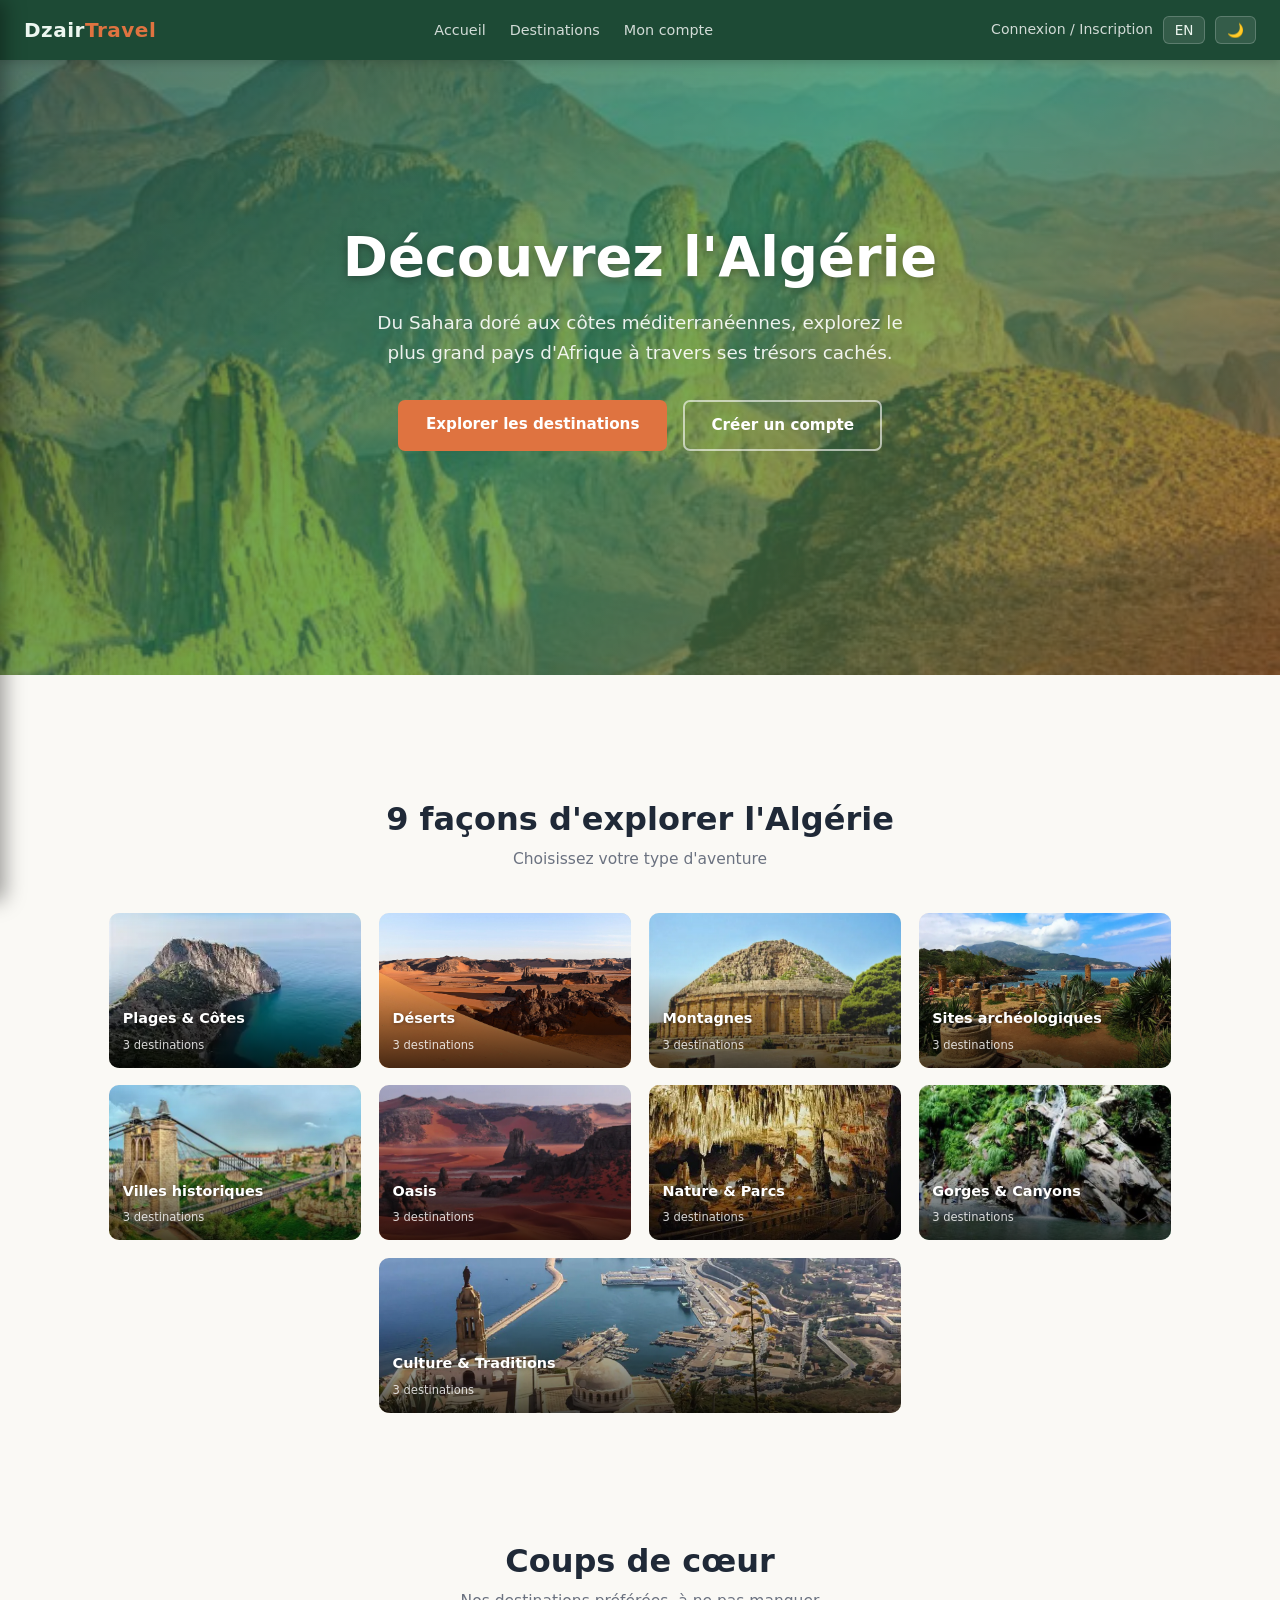
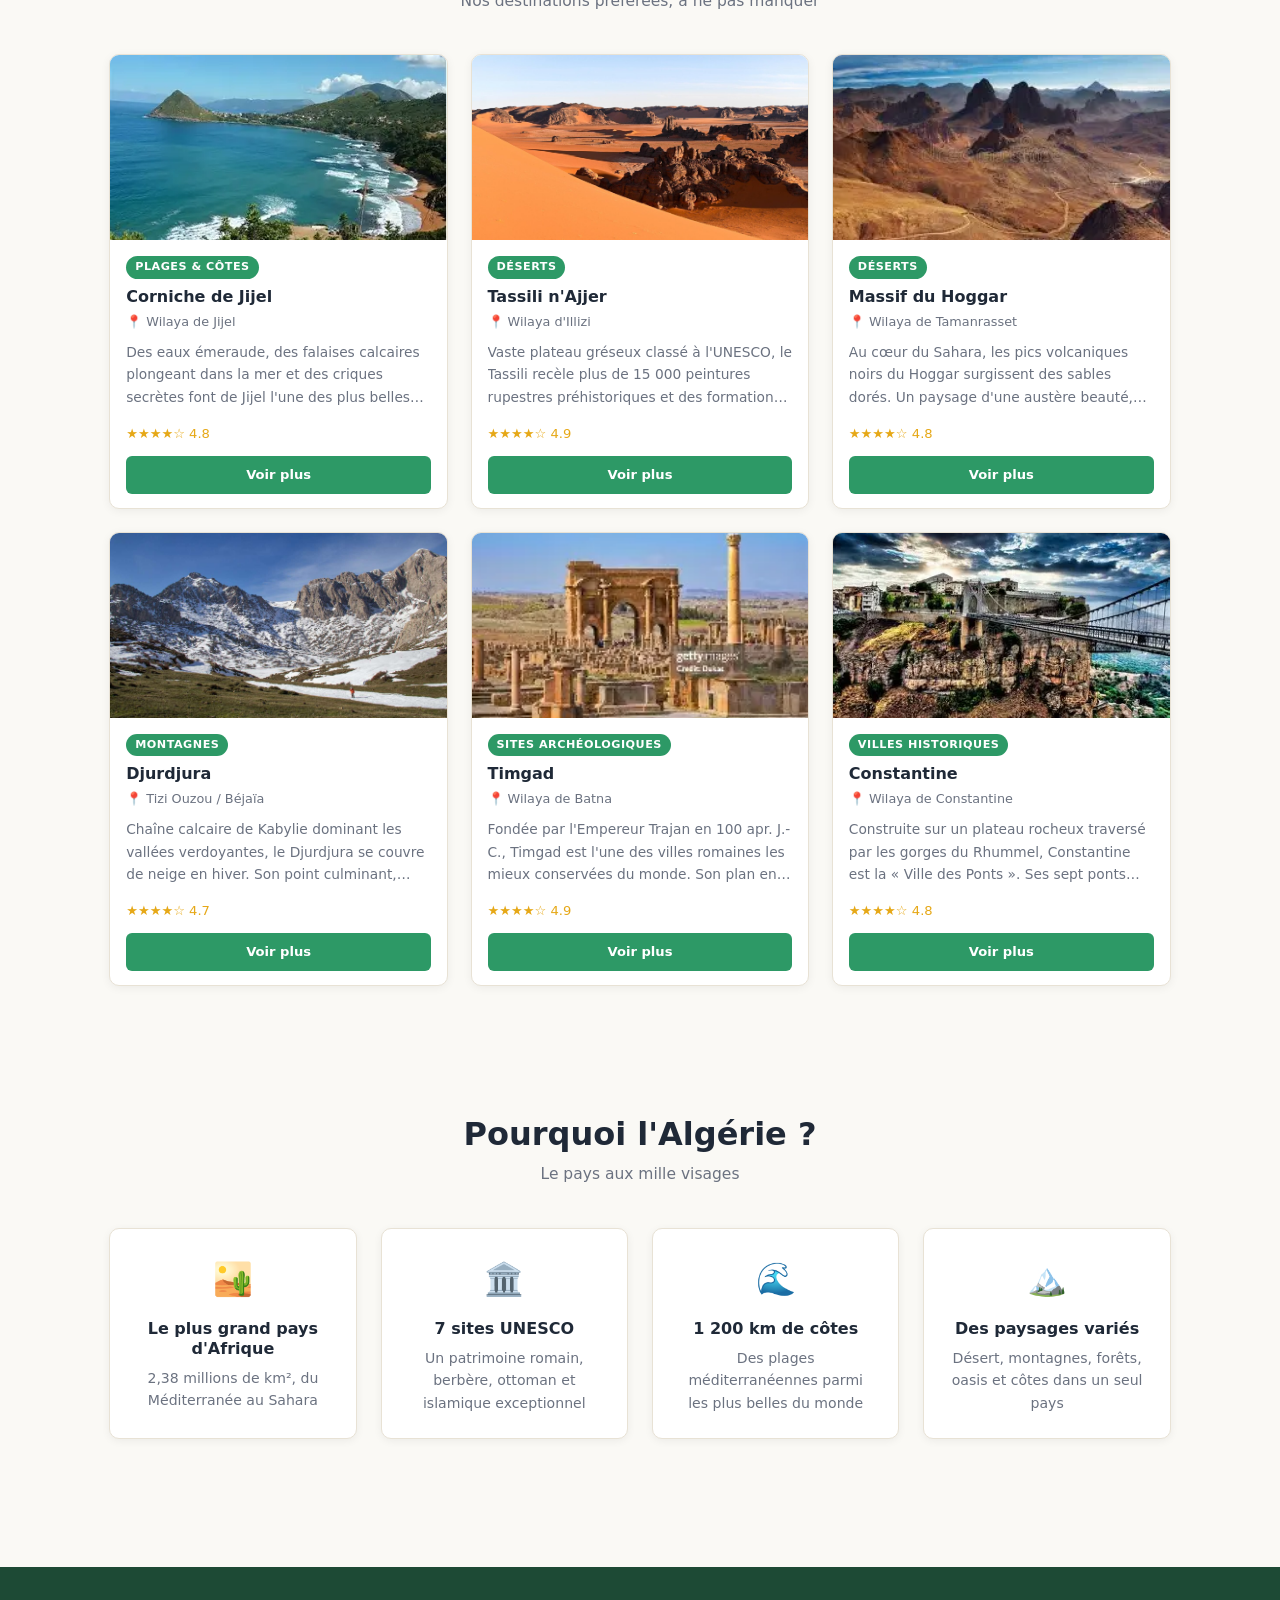
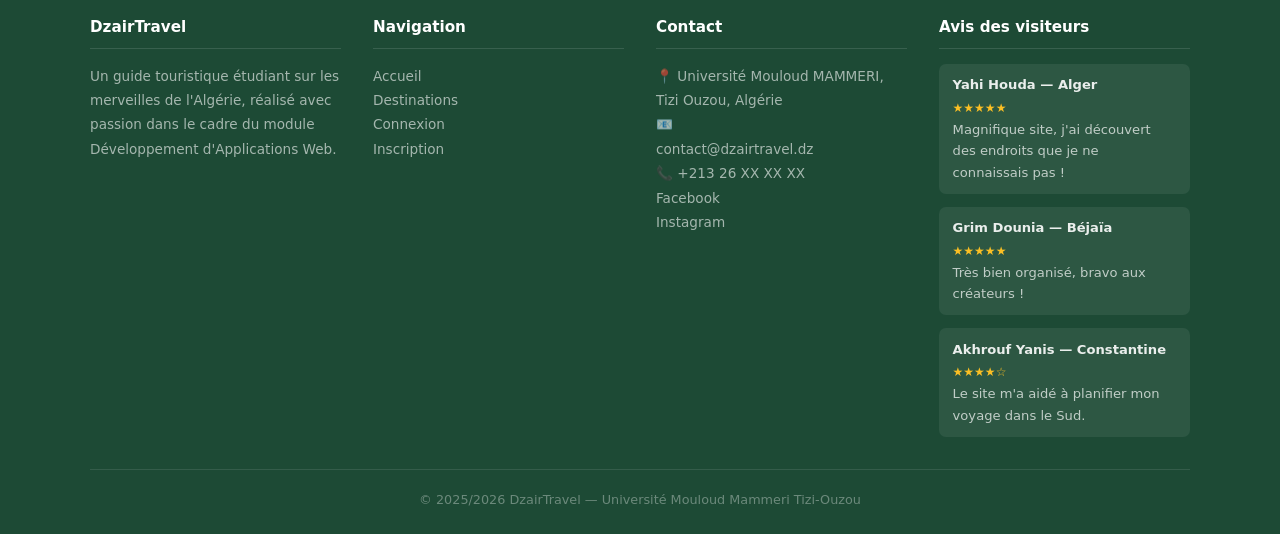
<file: index.html>
<!DOCTYPE html>
<html lang="fr">

<head>
    <meta charset="UTF-8">
    <meta name="viewport" content="width=device-width, initial-scale=1.0">
    <title>DzairTravel — Guide touristique de l'Algérie</title>
    <link rel="stylesheet" href="style/style.css">
    <link rel="stylesheet" href="style/index.css">
</head>

<body>

    <!-- navbar -->
    <header>
        <nav id="navbar" role="navigation" aria-label="Navigation principale">
            <div class="nav-logo">Dzair<span>Travel</span></div>

            <ul class="nav-liens">
                <li><a href="index.html" data-fr="Accueil" data-en="Home">Accueil</a></li>
                <li><a href="content/destinations.html" data-fr="Destinations" data-en="Destinations">Destinations</a>
                </li>
                <li><a href="content/connexion.html" data-fr="Mon compte" data-en="My Account">Mon compte</a></li>
            </ul>

            <div class="nav-controles">
                <div id="zone-session"></div>
                <button class="btn-icone" id="btn-langue" title="Changer la langue"
                    aria-label="Changer la langue">EN</button>
                <button class="btn-icone" id="btn-theme" title="Mode sombre" aria-label="Basculer le thème">🌙</button>
            </div>
        </nav>
    </header>

    <!-- bouton flottant -->
    <button id="btn-sidebar" aria-label="Ouvrir le menu" aria-expanded="false">☰</button>

    <!-- overlay -->
    <div id="sidebar-overlay" aria-hidden="true"></div>

    <!-- sidebar -->
    <nav id="sidebar" role="navigation" aria-label="Menu latéral">
        <div class="sidebar-header">
            <span class="sidebar-logo">Dzair<span>Travel</span></span>
            <button id="btn-fermer-sidebar" aria-label="Fermer le menu">✕</button>
        </div>

        <ul class="sidebar-nav">
            <li>
                <a href="index.html">
                    <span class="icone-lien">🏠</span>
                    <span data-fr="Accueil" data-en="Home">Accueil</span>
                </a>
            </li>
            <li>
                <a href="content/destinations.html">
                    <span class="icone-lien">🗺️</span>
                    <span data-fr="Destinations" data-en="Destinations">Destinations</span>
                </a>
            </li>
            <li>
                <a href="content/connexion.html">
                    <span class="icone-lien">👤</span>
                    <span data-fr="Connexion / Inscription" data-en="Sign In / Sign Up">Connexion / Inscription</span>
                </a>
            </li>
        </ul>

        <div class="sidebar-footer">
            <div id="zone-session-sidebar"></div>
            <div class="sidebar-controles">
                <button class="btn-icone" id="btn-langue-sb" data-fr="EN" data-en="FR">EN</button>
                <button class="btn-icone" id="btn-theme-sb">🌙</button>
            </div>
        </div>
    </nav>

    <!-- hero -->
    <section class="hero" aria-label="Image de présentation">
        <img class="hero-img" src="images/hoggar.png" alt="Paysage algérien" aria-hidden="true"
            onerror="this.style.display='none'">
        <div class="hero-contenu">
            <h1 data-fr="Découvrez l'Algérie" data-en="Discover Algeria">Découvrez l'Algérie</h1>
            <p data-fr="Du Sahara doré aux côtes méditerranéennes, explorez le plus grand pays d'Afrique à travers ses trésors cachés."
                data-en="From the golden Sahara to the Mediterranean coast, explore Africa's largest country through its hidden treasures.">
                Du Sahara doré aux côtes méditerranéennes, explorez le plus grand pays d'Afrique à travers ses trésors
                cachés.
            </p>
            <div class="hero-btn-groupe">
                <a href="content/destinations.html" class="btn-primaire" data-fr="Explorer les destinations"
                    data-en="Explore Destinations">
                    Explorer les destinations
                </a>
                <a href="content/inscription.html" class="btn-secondaire" data-fr="Créer un compte"
                    data-en="Create Account">
                    Créer un compte
                </a>
            </div>
        </div>
    </section>

    <!-- main -->
    <main>
        <!-- 9 catégories -->
        <section class="section" aria-labelledby="titre-cats">
            <div class="conteneur">
                <h2 class="titre-section" id="titre-cats" data-fr="9 façons d'explorer l'Algérie"
                    data-en="9 ways to explore Algeria">
                    9 façons d'explorer l'Algérie
                </h2>
                <p class="sous-titre" data-fr="Choisissez votre type d'aventure"
                    data-en="Choose your type of adventure">
                    Choisissez votre type d'aventure
                </p>
                <div class="grille-cats" id="grille-cats" role="list"></div>
            </div>
        </section>

        <!-- destinations vedettes -->
        <section class="section" aria-labelledby="titre-vedette">
            <div class="conteneur">
                <h2 class="titre-section" id="titre-vedette" data-fr="Coups de cœur" data-en="Top Picks">
                    Coups de cœur
                </h2>
                <p class="sous-titre" data-fr="Nos destinations préférées, à ne pas manquer"
                    data-en="Our favourite spots you should not miss">
                    Nos destinations préférées, à ne pas manquer
                </p>
                <div class="grille-dest" id="grille-vedette" role="list"></div>
            </div>
        </section>

        <!-- à propos -->
        <section class="section" aria-labelledby="titre-apropos">
            <div class="conteneur">
                <h2 class="titre-section" id="titre-apropos" data-fr="Pourquoi l'Algérie ?" data-en="Why Algeria?">
                    Pourquoi l'Algérie ?
                </h2>
                <p class="sous-titre" data-fr="Le pays aux mille visages" data-en="A land of a thousand faces">
                    Le pays aux mille visages
                </p>
                <div class="section-apropos-grille">
                    <div class="apropos-carte">
                        <div class="apropos-icone">🏜️</div>
                        <h3 data-fr="Le plus grand pays d'Afrique" data-en="Africa's Largest Country">
                            Le plus grand pays d'Afrique
                        </h3>
                        <p data-fr="2,38 millions de km², du Méditerranée au Sahara"
                            data-en="2.38 million km², from the Mediterranean to the Sahara">
                            2,38 millions de km², du Méditerranée au Sahara
                        </p>
                    </div>
                    <div class="apropos-carte">
                        <div class="apropos-icone">🏛️</div>
                        <h3 data-fr="7 sites UNESCO" data-en="7 UNESCO Sites">
                            7 sites UNESCO
                        </h3>
                        <p data-fr="Un patrimoine romain, berbère, ottoman et islamique exceptionnel"
                            data-en="Exceptional Roman, Berber, Ottoman and Islamic heritage">
                            Un patrimoine romain, berbère, ottoman et islamique exceptionnel
                        </p>
                    </div>
                    <div class="apropos-carte">
                        <div class="apropos-icone">🌊</div>
                        <h3 data-fr="1 200 km de côtes" data-en="1,200 km of Coastline">
                            1 200 km de côtes
                        </h3>
                        <p data-fr="Des plages méditerranéennes parmi les plus belles du monde"
                            data-en="Some of the world's most beautiful Mediterranean beaches">
                            Des plages méditerranéennes parmi les plus belles du monde
                        </p>
                    </div>
                    <div class="apropos-carte">
                        <div class="apropos-icone">🏔️</div>
                        <h3 data-fr="Des paysages variés" data-en="Diverse Landscapes">
                            Des paysages variés
                        </h3>
                        <p data-fr="Désert, montagnes, forêts, oasis et côtes dans un seul pays"
                            data-en="Desert, mountains, forests, oases and coasts all in one country">
                            Désert, montagnes, forêts, oasis et côtes dans un seul pays
                        </p>
                    </div>
                </div>
            </div>
        </section>

    </main>

    <!-- footer -->
    <footer>
        <div class="footer-grille">
            <div class="footer-col">
                <h4 data-fr="DzairTravel" data-en="DzairTravel">DzairTravel</h4>
                <p data-fr="Un guide touristique étudiant sur les merveilles de l'Algérie, réalisé avec passion dans le cadre du module Développement d'Applications Web."
                    data-en="A student travel guide to the wonders of Algeria, created with passion as part of the Web Application Development module.">
                    Un guide touristique étudiant sur les merveilles de l'Algérie, réalisé avec passion dans le cadre du
                    module Développement d'Applications Web.
                </p>
            </div>
            <div class="footer-col">
                <h4 data-fr="Navigation" data-en="Navigation">Navigation</h4>
                <nav>
                    <a href="index.html" data-fr="Accueil" data-en="Home">Accueil</a>
                    <a href="content/destinations.html" data-fr="Destinations" data-en="Destinations">Destinations</a>
                    <a href="content/connexion.html" data-fr="Connexion" data-en="Sign In">Connexion</a>
                    <a href="content/inscription.html" data-fr="Inscription" data-en="Sign Up">Inscription</a>
                </nav>
            </div>
            <div class="footer-col">
                <h4 data-fr="Contact" data-en="Contact">Contact</h4>
                <p>📍 Université Mouloud MAMMERI, Tizi Ouzou, Algérie</p>
                <p>📧 <a href="mailto:contact@dzairtravel.dz">contact@dzairtravel.dz</a></p>
                <p>📞 +213 26 XX XX XX</p>
                <p>
                    <a href="#" aria-label="Facebook">Facebook</a>
                    <a href="#" aria-label="Instagram">Instagram</a>
                </p>
            </div>
            <div class="footer-col">
                <h4 data-fr="Avis des visiteurs" data-en="Visitor Reviews">Avis des visiteurs</h4>
                <ul class="footer-avis" role="list">
                    <li>
                        <div class="auteur-avis">Yahi Houda — Alger</div>
                        <div class="etoiles-avis">★★★★★</div>
                        <span data-fr="Magnifique site, j'ai découvert des endroits que je ne connaissais pas !"
                            data-en="Beautiful site, I discovered places I never knew about!">
                            Magnifique site, j'ai découvert des endroits que je ne connaissais pas !
                        </span>
                    </li>
                    <li>
                        <div class="auteur-avis">Grim Dounia — Béjaïa</div>
                        <div class="etoiles-avis">★★★★★</div>
                        <span data-fr="Très bien organisé, bravo aux créateurs !"
                            data-en="Very well organised, well done to the creators!">
                            Très bien organisé, bravo aux créateurs !
                        </span>
                    </li>
                    <li>
                        <div class="auteur-avis">Akhrouf Yanis — Constantine</div>
                        <div class="etoiles-avis">★★★★☆</div>
                        <span data-fr="Le site m'a aidé à planifier mon voyage dans le Sud."
                            data-en="The site helped me plan my trip to the South.">
                            Le site m'a aidé à planifier mon voyage dans le Sud.
                        </span>
                    </li>
                </ul>
            </div>
        </div>
        <div class="footer-bas">
            <p data-fr="© 2025/2026 DzairTravel — Université Mouloud Mammeri Tizi-Ouzou"
                data-en="© 2025/2026 DzairTravel —  University Mouloud Mammeri of Tizi-Ouzou">
                © 2025/2026 DzairTravel — Université Mouloud Mammeri Tizi-Ouzou
            </p>
        </div>
    </footer>

    <script src="javascript/donnees.js"></script>
    <script src="javascript/commun.js"></script>
    <script src="javascript/accueil.js"></script>

</body>

</html>
</file>
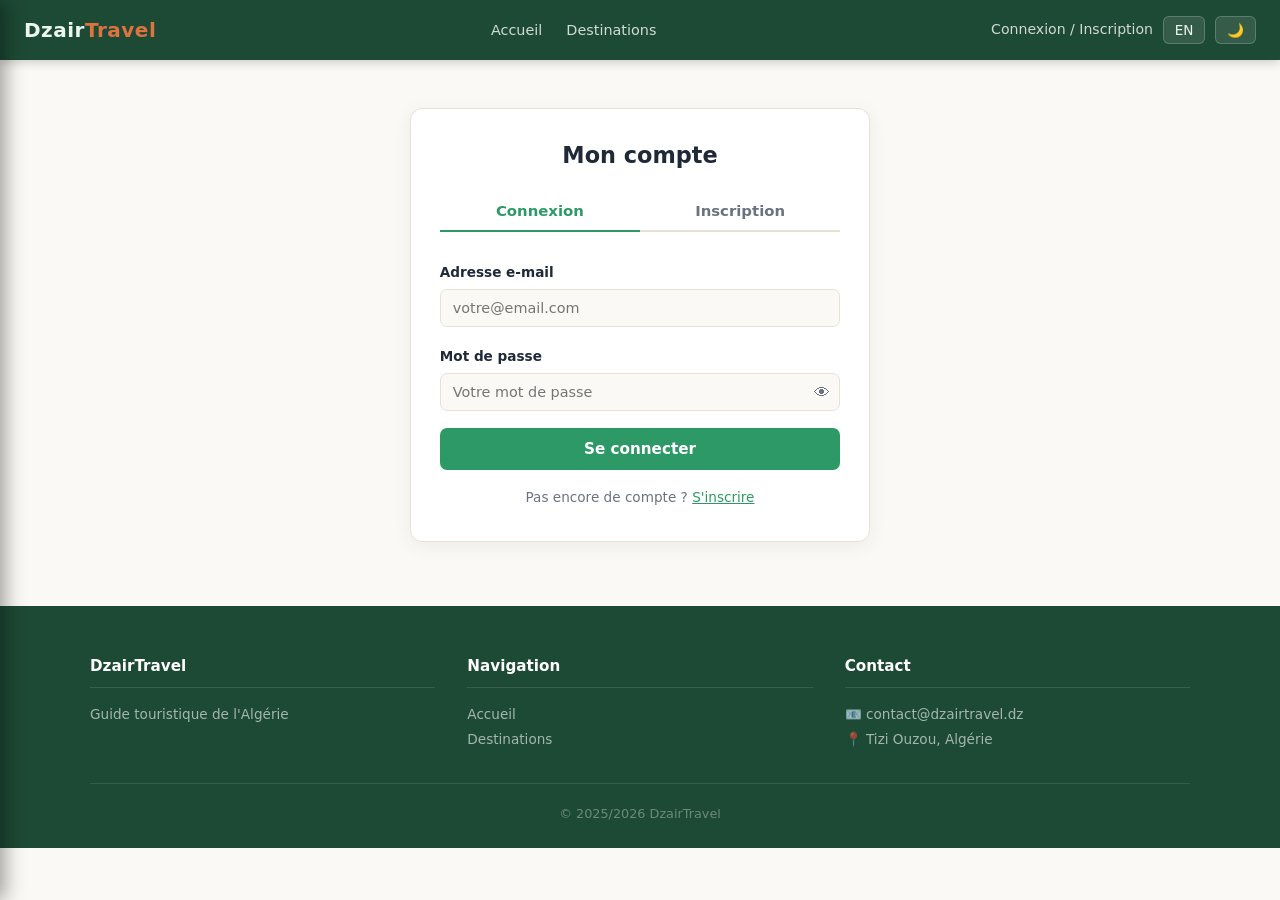
<file: content/auth.html>
<!DOCTYPE html>
<html lang="fr">
<head>
  <meta charset="UTF-8">
  <meta name="viewport" content="width=device-width, initial-scale=1.0">
  <title>DzairTravel — Connexion / Inscription</title>
  <link rel="stylesheet" href="../style/style.css">
  <link rel="stylesheet" href="../style/auth.css">
</head>
<body>

  <!-- navbar -->
  <header>
    <nav id="navbar" role="navigation" aria-label="Navigation principale">
      <div class="nav-logo">
        <a href="../index.html" class="nav-logo-lien">Dzair<span>Travel</span></a>
      </div>

      <ul class="nav-liens">
        <li><a href="../index.html" data-fr="Accueil" data-en="Home">Accueil</a></li>
        <li><a href="destinations.html" data-fr="Destinations" data-en="Destinations">Destinations</a></li>
      </ul>

      <div class="nav-controles">
        <div id="zone-session"></div>
        <button class="btn-icone" id="btn-langue" title="Changer la langue">EN</button>
        <button class="btn-icone" id="btn-theme" title="Mode sombre">🌙</button>
      </div>
    </nav>
  </header>

  <!-- bouton flottant -->
  <button id="btn-sidebar" aria-label="Ouvrir le menu" aria-expanded="false">☰</button>
  <div id="sidebar-overlay" aria-hidden="true"></div>

  <!-- sidebar -->
  <nav id="sidebar" role="navigation" aria-label="Menu latéral">
    <div class="sidebar-header">
      <span class="sidebar-logo">Dzair<span>Travel</span></span>
      <button id="btn-fermer-sidebar" aria-label="Fermer">✕</button>
    </div>
    <ul class="sidebar-nav">
      <li><a href="../index.html"><span class="icone-lien">🏠</span><span data-fr="Accueil" data-en="Home">Accueil</span></a></li>
      <li><a href="destinations.html"><span class="icone-lien">🗺️</span><span data-fr="Destinations" data-en="Destinations">Destinations</span></a></li>
      <li><a href="auth.html"><span class="icone-lien">👤</span><span data-fr="Connexion" data-en="Sign In">Connexion</span></a></li>
    </ul>
    <div class="sidebar-footer">
      <div id="zone-session-sidebar"></div>
      <div class="sidebar-controles">
        <button class="btn-icone" id="btn-langue-sb">EN</button>
        <button class="btn-icone" id="btn-theme-sb">🌙</button>
      </div>
    </div>
  </nav>

  <!-- contenu principal -->
  <main>
    <div class="conteneur">

      <div class="formulaire-wrapper">

        <!-- titre -->
        <h1 data-fr="Mon compte" data-en="My Account">Mon compte</h1>

        <!-- onglets connexion / inscription -->
        <div class="onglets" role="tablist">
          <button class="onglet actif" id="onglet-connexion"
                  role="tab" aria-selected="true" aria-controls="panneau-connexion"
                  data-fr="Connexion" data-en="Sign In">Connexion</button>
          <button class="onglet" id="onglet-inscription"
                  role="tab" aria-selected="false" aria-controls="panneau-inscription"
                  data-fr="Inscription" data-en="Sign Up">Inscription</button>
        </div>

        <!-- message global -->
        <div class="message" id="msg-global" role="alert" aria-live="polite"></div>

        <!-- formulaire connexion -->
        <div class="panneau-form actif" id="panneau-connexion"
             role="tabpanel" aria-labelledby="onglet-connexion">
          <form id="form-connexion" novalidate>

            <div class="champ">
              <label for="email-co" data-fr="Adresse e-mail" data-en="Email address">Adresse e-mail</label>
              <input type="email" id="email-co" name="email"
                     autocomplete="email"
                     data-fr="votre@email.com" data-en="your@email.com"
                     placeholder="votre@email.com" required>
              <span class="erreur-champ" id="err-email-co"></span>
            </div>

            <div class="champ">
              <label for="mdp-co" data-fr="Mot de passe" data-en="Password">Mot de passe</label>
              <div class="champ-mdp">
                <input type="password" id="mdp-co" name="motDePasse"
                       autocomplete="current-password"
                       data-fr="Votre mot de passe" data-en="Your password"
                       placeholder="Votre mot de passe" required>
                <button type="button" class="btn-oeil" id="btn-oeil-co"
                        aria-label="Afficher/masquer le mot de passe">👁</button>
              </div>
              <span class="erreur-champ" id="err-mdp-co"></span>
            </div>

            <button type="submit" class="btn-form"
                    data-fr="Se connecter" data-en="Sign In">Se connecter</button>
          </form>

          <p class="lien-bas">
            <span data-fr="Pas encore de compte ?" data-en="No account yet?">Pas encore de compte ?</span>
            <button type="button" class="btn-lien" id="btn-vers-inscription"
                    data-fr="S'inscrire" data-en="Register">S'inscrire</button>
          </p>
        </div>

        <!-- formulaire inscription -->
        <div class="panneau-form" id="panneau-inscription"
             role="tabpanel" aria-labelledby="onglet-inscription">
          <form id="form-inscription" novalidate>

            <div class="grille-noms">
              <div class="champ">
                <label for="nom-ins" data-fr="Nom" data-en="Last name">Nom</label>
                <input type="text" id="nom-ins" name="nom"
                       autocomplete="family-name"
                       data-fr="Votre nom" data-en="Your last name"
                       placeholder="Votre nom" required>
                <span class="erreur-champ" id="err-nom"></span>
              </div>
              <div class="champ">
                <label for="prenom-ins" data-fr="Prénom" data-en="First name">Prénom</label>
                <input type="text" id="prenom-ins" name="prenom"
                       autocomplete="given-name"
                       data-fr="Votre prénom" data-en="Your first name"
                       placeholder="Votre prénom" required>
                <span class="erreur-champ" id="err-prenom"></span>
              </div>
            </div>

            <div class="champ">
              <label for="email-ins" data-fr="Adresse e-mail" data-en="Email address">Adresse e-mail</label>
              <input type="email" id="email-ins" name="email"
                     autocomplete="email"
                     data-fr="votre@email.com" data-en="your@email.com"
                     placeholder="votre@email.com" required>
              <span class="erreur-champ" id="err-email-ins"></span>
            </div>

            <div class="champ">
              <label for="tel-ins" data-fr="Téléphone" data-en="Phone">Téléphone</label>
              <input type="tel" id="tel-ins" name="telephone"
                     autocomplete="tel"
                     data-fr="0XX XX XX XX" data-en="0XX XX XX XX"
                     placeholder="0XX XX XX XX">
              <span class="erreur-champ" id="err-tel"></span>
            </div>

            <div class="champ">
              <label for="mdp-ins"
                     data-fr="Mot de passe (min. 8 caractères)" data-en="Password (min. 8 chars)">
                Mot de passe (min. 8 caractères)
              </label>
              <div class="champ-mdp">
                <input type="password" id="mdp-ins" name="motDePasse"
                       autocomplete="new-password"
                       data-fr="Minimum 8 caractères" data-en="Minimum 8 characters"
                       placeholder="Minimum 8 caractères" required>
                <button type="button" class="btn-oeil" id="btn-oeil-ins"
                        aria-label="Afficher/masquer le mot de passe">👁</button>
              </div>
              <span class="erreur-champ" id="err-mdp-ins"></span>
            </div>

            <div class="champ">
              <label for="mdp-conf" data-fr="Confirmer le mot de passe" data-en="Confirm password">
                Confirmer le mot de passe
              </label>
              <input type="password" id="mdp-conf" name="confirmation"
                     autocomplete="new-password"
                     data-fr="Répéter le mot de passe" data-en="Repeat password"
                     placeholder="Répéter le mot de passe" required>
              <span class="erreur-champ" id="err-conf"></span>
            </div>

            <button type="submit" class="btn-form"
                    data-fr="Créer mon compte" data-en="Create Account">Créer mon compte</button>
          </form>

          <p class="lien-bas">
            <span data-fr="Déjà inscrit ?" data-en="Already registered?">Déjà inscrit ?</span>
            <button type="button" class="btn-lien" id="btn-vers-connexion"
                    data-fr="Se connecter" data-en="Sign In">Se connecter</button>
          </p>
        </div>

      </div>
    </div>
  </main>

  <!-- footer -->
  <footer>
    <div class="footer-grille">
      <div class="footer-col">
        <h4>DzairTravel</h4>
        <p data-fr="Guide touristique de l'Algérie"
           data-en="Algeria travel guide">Guide touristique de l'Algérie</p>
      </div>
      <div class="footer-col">
        <h4 data-fr="Navigation" data-en="Navigation">Navigation</h4>
        <a href="../index.html" data-fr="Accueil" data-en="Home">Accueil</a>
        <a href="destinations.html" data-fr="Destinations" data-en="Destinations">Destinations</a>
      </div>
      <div class="footer-col">
        <h4 data-fr="Contact" data-en="Contact">Contact</h4>
        <p>📧 contact@dzairtravel.dz</p>
        <p>📍 Tizi Ouzou, Algérie</p>
      </div>
    </div>
    <div class="footer-bas">
      <p>© 2025/2026 DzairTravel</p>
    </div>
  </footer>

  <script src="../javascript/donnees.js"></script>
  <script src="../javascript/commun.js"></script>
  <script src="../javascript/auth.js"></script>
</body>
</html>
</file>
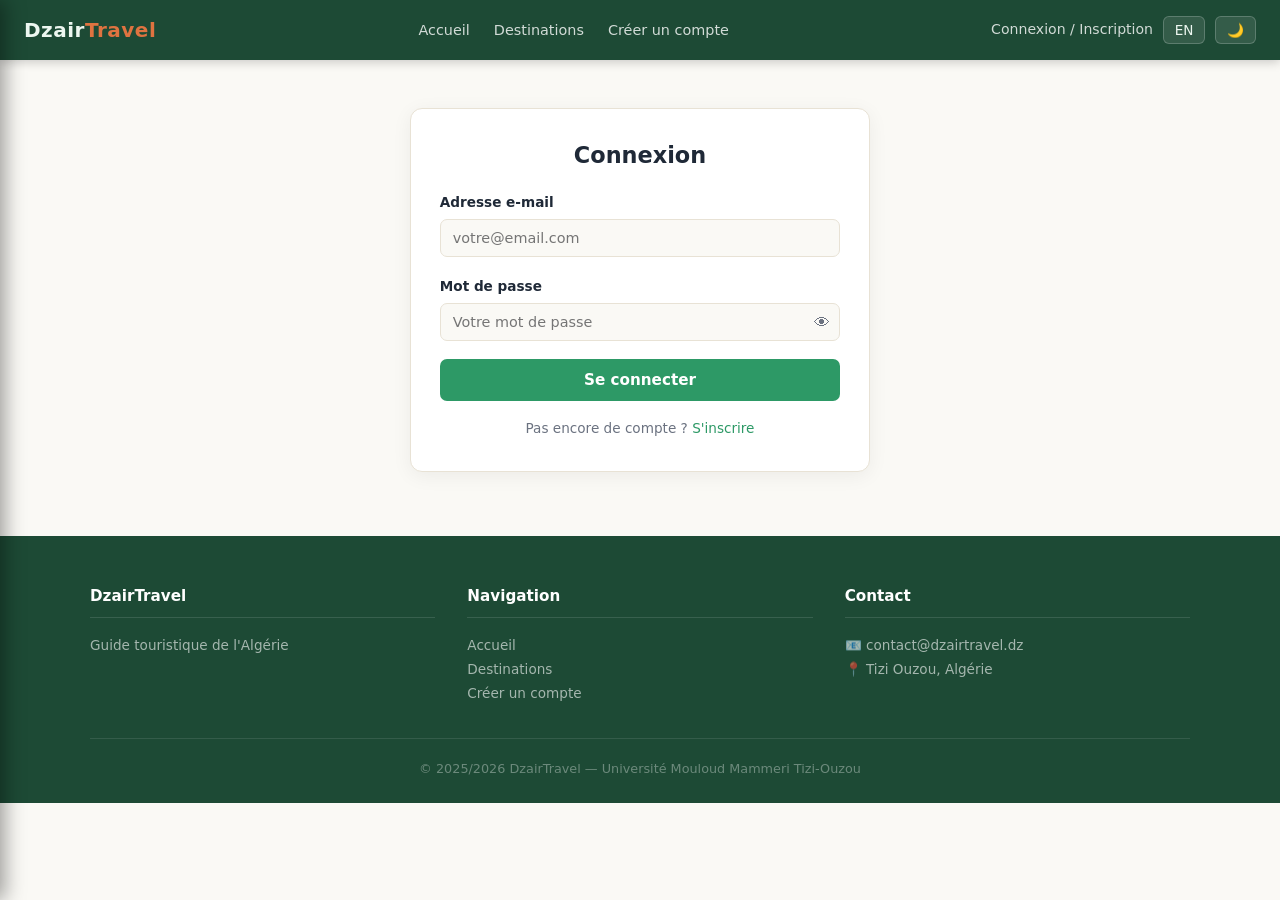
<file: content/connexion.html>
<!DOCTYPE html>
<html lang="fr">

<head>
  <meta charset="UTF-8">
  <meta name="viewport" content="width=device-width, initial-scale=1.0">
  <title>DzairTravel — Connexion</title>
  <link rel="stylesheet" href="../style/style.css">
  <link rel="stylesheet" href="../style/connexion.css">
</head>

<body>

  <!-- navbar -->
  <header>
    <nav id="navbar" role="navigation" aria-label="Navigation principale">
      <div class="nav-logo">
        <a href="../index.html" class="nav-logo-lien">Dzair<span>Travel</span></a>
      </div>

      <ul class="nav-liens">
        <li><a href="../index.html" data-fr="Accueil" data-en="Home">Accueil</a></li>
        <li><a href="destinations.html" data-fr="Destinations" data-en="Destinations">Destinations</a></li>
        <li><a href="inscription.html" data-fr="Créer un compte" data-en="Create Account">Créer un compte</a></li>
      </ul>

      <div class="nav-controles">
        <div id="zone-session"></div>
        <button class="btn-icone" id="btn-langue" title="Changer la langue">EN</button>
        <button class="btn-icone" id="btn-theme" title="Mode sombre">🌙</button>
      </div>
    </nav>
  </header>

  <!-- bouton flottant -->
  <button id="btn-sidebar" aria-label="Ouvrir le menu" aria-expanded="false">☰</button>
  <div id="sidebar-overlay" aria-hidden="true"></div>

  <!-- sidebar -->
  <nav id="sidebar" role="navigation" aria-label="Menu latéral">
    <div class="sidebar-header">
      <span class="sidebar-logo">Dzair<span>Travel</span></span>
      <button id="btn-fermer-sidebar" aria-label="Fermer">✕</button>
    </div>
    <ul class="sidebar-nav">
      <li><a href="../index.html"><span class="icone-lien">🏠</span><span data-fr="Accueil"
            data-en="Home">Accueil</span></a></li>
      <li><a href="destinations.html"><span class="icone-lien">🗺️</span><span data-fr="Destinations"
            data-en="Destinations">Destinations</span></a></li>
      <li><a href="connexion.html"><span class="icone-lien">👤</span><span data-fr="Connexion"
            data-en="Sign In">Connexion</span></a></li>
    </ul>
    <div class="sidebar-footer">
      <div id="zone-session-sidebar"></div>
      <div class="sidebar-controles">
        <button class="btn-icone" id="btn-langue-sb">EN</button>
        <button class="btn-icone" id="btn-theme-sb">🌙</button>
      </div>
    </div>
  </nav>

  <!-- contenu principal -->
  <main>
    <div class="conteneur">
      <div class="formulaire-wrapper">

        <h1 data-fr="Connexion" data-en="Sign In">Connexion</h1>

        <!-- message global (erreur / succès) -->
        <div class="message" id="msg-global" role="alert" aria-live="polite"></div>

        <form id="form-connexion" novalidate>

          <div class="champ">
            <label for="email-co" data-fr="Adresse e-mail" data-en="Email address">Adresse e-mail</label>
            <input type="email" id="email-co" name="email" autocomplete="email" data-fr="votre@email.com"
              data-en="your@email.com" placeholder="votre@email.com" required>
            <span class="erreur-champ" id="err-email-co"></span>
          </div>

          <div class="champ">
            <label for="mdp-co" data-fr="Mot de passe" data-en="Password">Mot de passe</label>
            <div class="champ-mdp">
              <input type="password" id="mdp-co" name="motDePasse" autocomplete="current-password"
                data-fr="Votre mot de passe" data-en="Your password" placeholder="Votre mot de passe" required>
              <button type="button" class="btn-oeil" id="btn-oeil-co"
                aria-label="Afficher/masquer le mot de passe">👁</button>
            </div>
            <span class="erreur-champ" id="err-mdp-co"></span>
          </div>

          <button type="submit" class="btn-form" data-fr="Se connecter" data-en="Sign In">Se connecter</button>
        </form>

        <p class="lien-bas">
          <span data-fr="Pas encore de compte ?" data-en="No account yet?">Pas encore de compte ?</span>
          <a href="inscription.html" data-fr="S'inscrire" data-en="Register">S'inscrire</a>
        </p>

      </div>
    </div>
  </main>

  <!-- footer -->
  <footer>
    <div class="footer-grille">
      <div class="footer-col">
        <h4>DzairTravel</h4>
        <p data-fr="Guide touristique de l'Algérie" data-en="Algeria travel guide">Guide touristique de l'Algérie</p>
      </div>
      <div class="footer-col">
        <h4 data-fr="Navigation" data-en="Navigation">Navigation</h4>
        <a href="../index.html" data-fr="Accueil" data-en="Home">Accueil</a>
        <a href="destinations.html" data-fr="Destinations" data-en="Destinations">Destinations</a>
        <a href="inscription.html" data-fr="Créer un compte" data-en="Create Account">Créer un compte</a>
      </div>
      <div class="footer-col">
        <h4 data-fr="Contact" data-en="Contact">Contact</h4>
        <p>📧 contact@dzairtravel.dz</p>
        <p>📍 Tizi Ouzou, Algérie</p>
      </div>
    </div>
    <div class="footer-bas">
      <p>© 2025/2026 DzairTravel — Université Mouloud Mammeri Tizi-Ouzou</p>
    </div>
  </footer>

  <script src="../javascript/donnees.js"></script>
  <script src="../javascript/commun.js"></script>
  <script src="../javascript/auth.js"></script>
</body>

</html>
</file>
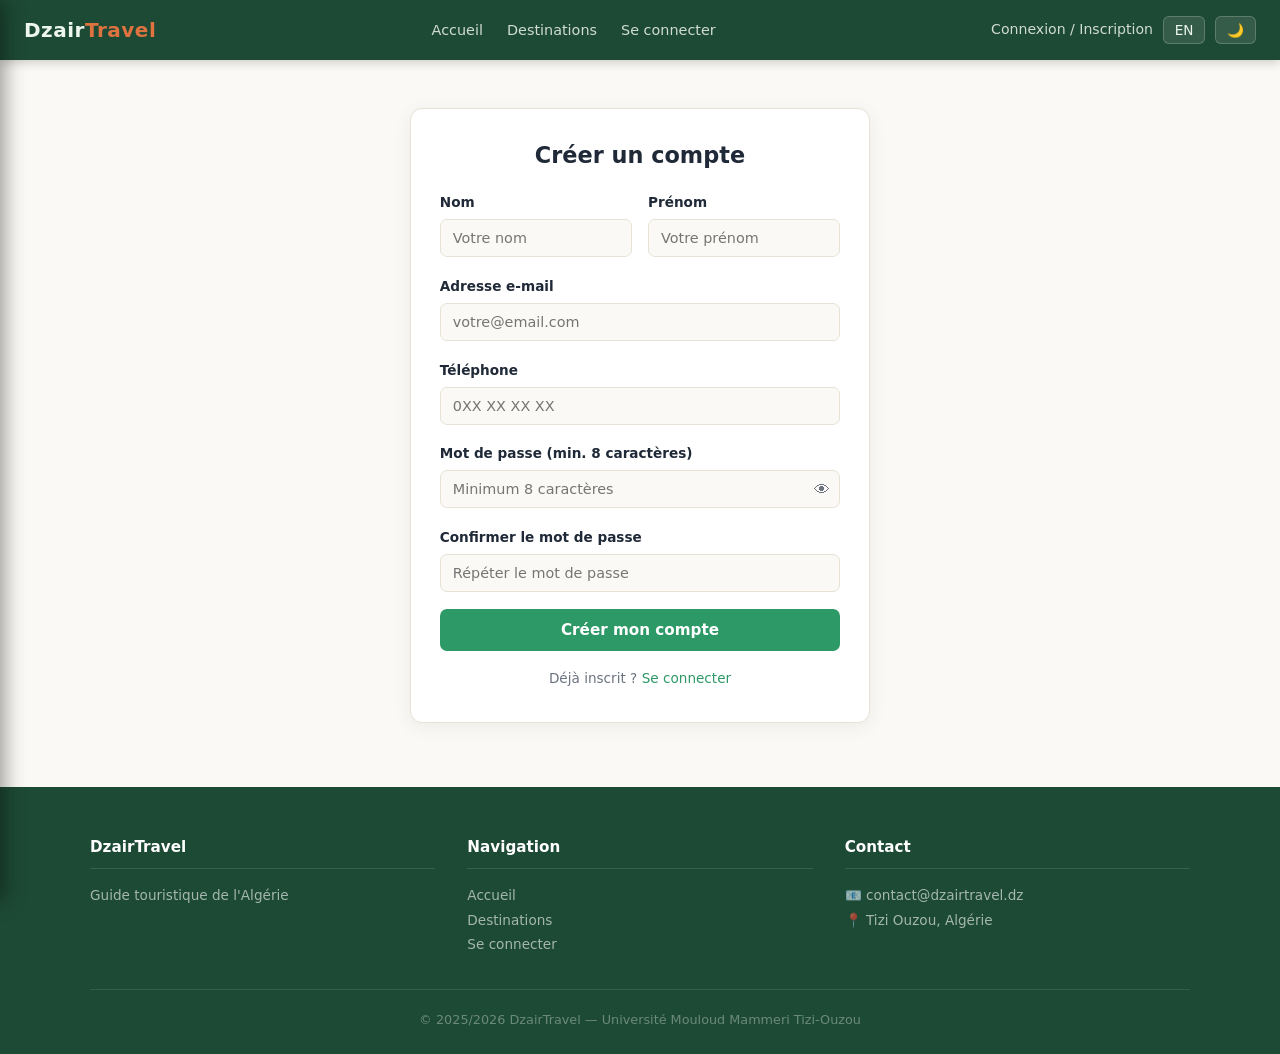
<file: content/inscription.html>
<!DOCTYPE html>
<html lang="fr">

<head>
  <meta charset="UTF-8">
  <meta name="viewport" content="width=device-width, initial-scale=1.0">
  <title>DzairTravel — Inscription</title>
  <link rel="stylesheet" href="../style/style.css">
  <link rel="stylesheet" href="../style/inscription.css">
</head>

<body>

  <!-- navbar -->
  <header>
    <nav id="navbar" role="navigation" aria-label="Navigation principale">
      <div class="nav-logo">
        <a href="../index.html" class="nav-logo-lien">Dzair<span>Travel</span></a>
      </div>

      <ul class="nav-liens">
        <li><a href="../index.html" data-fr="Accueil" data-en="Home">Accueil</a></li>
        <li><a href="destinations.html" data-fr="Destinations" data-en="Destinations">Destinations</a></li>
        <li><a href="connexion.html" data-fr="Se connecter" data-en="Sign In">Se connecter</a></li>
      </ul>

      <div class="nav-controles">
        <div id="zone-session"></div>
        <button class="btn-icone" id="btn-langue" title="Changer la langue">EN</button>
        <button class="btn-icone" id="btn-theme" title="Mode sombre">🌙</button>
      </div>
    </nav>
  </header>

  <!-- bouton flottant -->
  <button id="btn-sidebar" aria-label="Ouvrir le menu" aria-expanded="false">☰</button>
  <div id="sidebar-overlay" aria-hidden="true"></div>

  <!-- sidebar -->
  <nav id="sidebar" role="navigation" aria-label="Menu latéral">
    <div class="sidebar-header">
      <span class="sidebar-logo">Dzair<span>Travel</span></span>
      <button id="btn-fermer-sidebar" aria-label="Fermer">✕</button>
    </div>
    <ul class="sidebar-nav">
      <li><a href="../index.html"><span class="icone-lien">🏠</span><span data-fr="Accueil"
            data-en="Home">Accueil</span></a></li>
      <li><a href="destinations.html"><span class="icone-lien">🗺️</span><span data-fr="Destinations"
            data-en="Destinations">Destinations</span></a></li>
      <li><a href="inscription.html"><span class="icone-lien">👤</span><span data-fr="Inscription"
            data-en="Sign Up">Inscription</span></a></li>
    </ul>
    <div class="sidebar-footer">
      <div id="zone-session-sidebar"></div>
      <div class="sidebar-controles">
        <button class="btn-icone" id="btn-langue-sb">EN</button>
        <button class="btn-icone" id="btn-theme-sb">🌙</button>
      </div>
    </div>
  </nav>

  <!-- contenu principal -->
  <main>
    <div class="conteneur">
      <div class="formulaire-wrapper">

        <h1 data-fr="Créer un compte" data-en="Create Account">Créer un compte</h1>

        <!-- message global (erreur / succès) -->
        <div class="message" id="msg-global" role="alert" aria-live="polite"></div>

        <form id="form-inscription" novalidate>

          <div class="grille-noms">
            <div class="champ">
              <label for="nom-ins" data-fr="Nom" data-en="Last name">Nom</label>
              <input type="text" id="nom-ins" name="nom" autocomplete="family-name" data-fr="Votre nom"
                data-en="Your last name" placeholder="Votre nom" required>
              <span class="erreur-champ" id="err-nom"></span>
            </div>
            <div class="champ">
              <label for="prenom-ins" data-fr="Prénom" data-en="First name">Prénom</label>
              <input type="text" id="prenom-ins" name="prenom" autocomplete="given-name" data-fr="Votre prénom"
                data-en="Your first name" placeholder="Votre prénom" required>
              <span class="erreur-champ" id="err-prenom"></span>
            </div>
          </div>

          <div class="champ">
            <label for="email-ins" data-fr="Adresse e-mail" data-en="Email address">Adresse e-mail</label>
            <input type="email" id="email-ins" name="email" autocomplete="email" data-fr="votre@email.com"
              data-en="your@email.com" placeholder="votre@email.com" required>
            <span class="erreur-champ" id="err-email-ins"></span>
          </div>

          <div class="champ">
            <label for="tel-ins" data-fr="Téléphone" data-en="Phone">Téléphone</label>
            <input type="tel" id="tel-ins" name="telephone" autocomplete="tel" data-fr="0XX XX XX XX"
              data-en="0XX XX XX XX" placeholder="0XX XX XX XX">
            <span class="erreur-champ" id="err-tel"></span>
          </div>

          <div class="champ">
            <label for="mdp-ins" data-fr="Mot de passe (min. 8 caractères)" data-en="Password (min. 8 chars)">
              Mot de passe (min. 8 caractères)
            </label>
            <div class="champ-mdp">
              <input type="password" id="mdp-ins" name="motDePasse" autocomplete="new-password"
                data-fr="Minimum 8 caractères" data-en="Minimum 8 characters" placeholder="Minimum 8 caractères"
                required>
              <button type="button" class="btn-oeil" id="btn-oeil-ins"
                aria-label="Afficher/masquer le mot de passe">👁</button>
            </div>
            <span class="erreur-champ" id="err-mdp-ins"></span>
          </div>

          <div class="champ">
            <label for="mdp-conf" data-fr="Confirmer le mot de passe" data-en="Confirm password">
              Confirmer le mot de passe
            </label>
            <input type="password" id="mdp-conf" name="confirmation" autocomplete="new-password"
              data-fr="Répéter le mot de passe" data-en="Repeat password" placeholder="Répéter le mot de passe"
              required>
            <span class="erreur-champ" id="err-conf"></span>
          </div>

          <button type="submit" class="btn-form" data-fr="Créer mon compte" data-en="Create Account">Créer mon
            compte</button>
        </form>

        <p class="lien-bas">
          <span data-fr="Déjà inscrit ?" data-en="Already registered?">Déjà inscrit ?</span>
          <a href="connexion.html" data-fr="Se connecter" data-en="Sign In">Se connecter</a>
        </p>

      </div>
    </div>
  </main>

  <!-- footer -->
  <footer>
    <div class="footer-grille">
      <div class="footer-col">
        <h4>DzairTravel</h4>
        <p data-fr="Guide touristique de l'Algérie" data-en="Algeria travel guide">Guide touristique de l'Algérie</p>
      </div>
      <div class="footer-col">
        <h4 data-fr="Navigation" data-en="Navigation">Navigation</h4>
        <a href="../index.html" data-fr="Accueil" data-en="Home">Accueil</a>
        <a href="destinations.html" data-fr="Destinations" data-en="Destinations">Destinations</a>
        <a href="connexion.html" data-fr="Se connecter" data-en="Sign In">Se connecter</a>
      </div>
      <div class="footer-col">
        <h4 data-fr="Contact" data-en="Contact">Contact</h4>
        <p>📧 contact@dzairtravel.dz</p>
        <p>📍 Tizi Ouzou, Algérie</p>
      </div>
    </div>
    <div class="footer-bas">
      <p>© 2025/2026 DzairTravel — Université Mouloud Mammeri Tizi-Ouzou</p>
    </div>
  </footer>

  <script src="../javascript/donnees.js"></script>
  <script src="../javascript/commun.js"></script>
  <script src="../javascript/auth.js"></script>
</body>

</html>
</file>
<file: style/style.css>
/* feuille de style principale — palette ivoire, vert frais, terracotta */

/* variables (mode clair) */
:root {
  --bg:         #faf9f5;
  --bg-carte:   #ffffff;
  --bg-nav:     #1d4a35;
  --texte-nav:  #edf7f0;
  --primaire:   #2d9966;
  --accent:     #df7340;
  --texte:      #1f2937;
  --texte-doux: #6b7280;
  --bordure:    #e8e2d5;
  --ombre:      rgba(0, 0, 0, 0.06);
  --ombre-fort: rgba(0, 0, 0, 0.14);
  --rayon:      10px;
  --transition: 0.25s ease;
}

/* mode sombre */
body.sombre {
  --bg:         #0f172a;
  --bg-carte:   #1e293b;
  --bg-nav:     #070f1a;
  --texte-nav:  #cbd5e1;
  --primaire:   #34d399;
  --accent:     #fb923c;
  --texte:      #f1f5f9;
  --texte-doux: #94a3b8;
  --bordure:    #334155;
  --ombre:      rgba(0, 0, 0, 0.4);
  --ombre-fort: rgba(0, 0, 0, 0.6);
}

/* reset */
*, *::before, *::after { margin: 0; padding: 0; box-sizing: border-box; }
html { scroll-behavior: smooth; }

body {
  font-family: system-ui, -apple-system, "Segoe UI", Roboto, sans-serif;
  background-color: var(--bg);
  color: var(--texte);
  line-height: 1.65;
  transition: background-color var(--transition), color var(--transition);
}

h1, h2, h3 { line-height: 1.25; }
a { color: var(--primaire); text-decoration: none; }
a:hover { text-decoration: underline; }
img { max-width: 100%; display: block; }
button { cursor: pointer; font-family: inherit; }

/* navbar */
#navbar {
  position: fixed;
  top: 0; left: 0; right: 0;
  height: 60px;
  background: var(--bg-nav);
  display: flex;
  align-items: center;
  justify-content: space-between;
  padding: 0 1.5rem;
  z-index: 500;
  transition: transform 0.35s ease, opacity 0.35s ease;
  box-shadow: 0 2px 10px rgba(0,0,0,0.2);
}

/* la navbar se cache quand on scrolle */
body.scrolled #navbar {
  transform: translateY(-100%);
  opacity: 0;
  pointer-events: none;
}

.nav-logo {
  font-size: 1.25rem;
  font-weight: 700;
  color: var(--texte-nav);
  letter-spacing: 0.5px;
}
.nav-logo span { color: var(--accent); }

/* le logo peut être un lien sur certaines pages */
.nav-logo a { color: inherit; text-decoration: none; }

.nav-liens { list-style: none; display: flex; gap: 1.5rem; align-items: center; }
.nav-liens a {
  color: rgba(255,255,255,0.8);
  font-size: 0.9rem;
  transition: color var(--transition);
}
.nav-liens a:hover { color: #fff; text-decoration: none; }

.nav-controles { display: flex; gap: 0.6rem; align-items: center; }

.btn-icone {
  background: rgba(255,255,255,0.1);
  border: 1px solid rgba(255,255,255,0.2);
  border-radius: 6px;
  color: var(--texte-nav);
  padding: 5px 11px;
  font-size: 0.85rem;
  transition: background var(--transition);
}
.btn-icone:hover { background: rgba(255,255,255,0.22); }

/* zone utilisateur dans la navbar */
#zone-session { display: flex; align-items: center; gap: 0.5rem; }
#zone-session .badge-user {
  background: var(--accent); color: #fff;
  width: 30px; height: 30px; border-radius: 50%;
  display: grid; place-items: center;
  font-size: 0.78rem; font-weight: 700;
}
#zone-session .nom-user { color: rgba(255,255,255,0.85); font-size: 0.88rem; }
.btn-deco {
  background: none; border: 1px solid rgba(255,255,255,0.3);
  border-radius: 5px; color: rgba(255,255,255,0.8);
  font-size: 0.78rem; padding: 3px 10px;
  transition: background var(--transition);
}
.btn-deco:hover { background: rgba(255,255,255,0.12); }
.lien-auth { color: rgba(255,255,255,0.8) !important; font-size: 0.88rem; }
.lien-auth:hover { color: #fff !important; text-decoration: none; }

/* bouton flottant qui apparaît après le scroll */
#btn-sidebar {
  position: fixed; top: 14px; left: 14px;
  z-index: 490;
  width: 42px; height: 42px;
  background: var(--primaire);
  border: none; border-radius: 8px;
  color: #fff; font-size: 1.25rem;
  display: grid; place-items: center;
  box-shadow: 0 3px 12px rgba(0,0,0,0.25);
  opacity: 0; pointer-events: none;
  transition: opacity 0.3s;
}
body.scrolled #btn-sidebar { opacity: 1; pointer-events: all; }

/* sidebar latérale */
#sidebar {
  position: fixed; top: 0; left: 0;
  width: 265px; height: 100vh;
  background: var(--bg-nav);
  z-index: 600;
  transform: translateX(-100%);
  transition: transform 0.35s cubic-bezier(0.4, 0, 0.2, 1);
  display: flex; flex-direction: column;
  padding: 1.4rem 1.2rem;
  overflow-y: auto;
  box-shadow: 4px 0 20px rgba(0,0,0,0.4);
}
body.sidebar-ouvert #sidebar { transform: translateX(0); }

.sidebar-header {
  display: flex; justify-content: space-between; align-items: center;
  margin-bottom: 1.8rem; padding-bottom: 1rem;
  border-bottom: 1px solid rgba(255,255,255,0.1);
}
.sidebar-logo { font-size: 1.2rem; font-weight: 700; color: var(--texte-nav); }
.sidebar-logo span { color: var(--accent); }

#btn-fermer-sidebar {
  background: none; border: none;
  color: rgba(255,255,255,0.5); font-size: 1.5rem;
  line-height: 1; transition: color var(--transition);
}
#btn-fermer-sidebar:hover { color: #fff; }

.sidebar-nav { list-style: none; display: flex; flex-direction: column; gap: 0.3rem; }
.sidebar-nav a {
  display: flex; align-items: center; gap: 0.75rem;
  color: rgba(255,255,255,0.72);
  padding: 0.65rem 0.9rem; border-radius: 7px;
  font-size: 0.95rem;
  transition: background var(--transition), color var(--transition);
}
.sidebar-nav a:hover { background: rgba(255,255,255,0.1); color: #fff; text-decoration: none; }
.icone-lien { font-size: 1.1rem; width: 22px; text-align: center; }

.sidebar-footer {
  margin-top: auto; padding-top: 1rem;
  border-top: 1px solid rgba(255,255,255,0.1);
  display: flex; flex-direction: column; gap: 0.5rem;
}

/* boutons langue + thème en bas de sidebar */
.sidebar-controles { display: flex; gap: 0.5rem; margin-top: 0.7rem; }
.sidebar-controles .btn-icone { flex: 1; }

#zone-session-sidebar { display: flex; align-items: center; gap: 0.5rem; flex-wrap: wrap; }
#zone-session-sidebar .badge-user {
  background: var(--accent); color: #fff;
  width: 30px; height: 30px; border-radius: 50%;
  display: grid; place-items: center;
  font-size: 0.78rem; font-weight: 700;
}
#zone-session-sidebar .nom-user { color: var(--texte-nav); font-size: 0.88rem; }

/* overlay sombre derrière la sidebar */
#sidebar-overlay {
  position: fixed; inset: 0;
  background: rgba(0,0,0,0.5);
  z-index: 580;
  opacity: 0; pointer-events: none;
  transition: opacity 0.35s;
}
body.sidebar-ouvert #sidebar-overlay { opacity: 1; pointer-events: all; }

/* décalage du contenu sous la navbar */
main { padding-top: 60px; }

.conteneur { max-width: 1100px; margin: 0 auto; padding: 0 1.2rem; }

/* section hero */
.hero {
  position: relative;
  min-height: 75vh;
  display: flex;
  align-items: center;
  justify-content: center;
  text-align: center;
  overflow: hidden;
  background: linear-gradient(135deg, #1d4a35 0%, #2d9966 50%, #8b5a2b 100%);
}

.hero-img {
  position: absolute; inset: 0;
  width: 100%; height: 100%;
  object-fit: cover;
  opacity: 0.35;
}

.hero-contenu {
  position: relative;
  z-index: 2;
  color: #fff;
  padding: 3rem 1.5rem;
  max-width: 700px;
}

.hero-contenu h1 {
  font-size: clamp(2rem, 5vw, 3.4rem);
  font-weight: 700;
  margin-bottom: 1rem;
  text-shadow: 0 2px 10px rgba(0,0,0,0.35);
}
.hero-contenu p {
  font-size: clamp(1rem, 2vw, 1.15rem);
  opacity: 0.9;
  margin-bottom: 2rem;
  max-width: 540px;
  margin-left: auto; margin-right: auto;
}

.hero-btn-groupe { display: flex; gap: 1rem; justify-content: center; flex-wrap: wrap; }

/* boutons */
.btn-primaire {
  display: inline-block;
  background: var(--accent); color: #fff;
  padding: 12px 28px; border-radius: 7px;
  font-size: 0.95rem; font-weight: 600; border: none;
  transition: filter var(--transition), transform var(--transition);
}
.btn-primaire:hover { filter: brightness(1.1); transform: translateY(-1px); text-decoration: none; }

.btn-secondaire {
  display: inline-block;
  background: transparent; color: #fff;
  padding: 11px 26px; border-radius: 7px;
  font-size: 0.95rem; font-weight: 600;
  border: 2px solid rgba(255,255,255,0.6);
  transition: background var(--transition);
}
.btn-secondaire:hover { background: rgba(255,255,255,0.14); text-decoration: none; }

.btn-vert {
  display: inline-block;
  background: var(--primaire); color: #fff;
  padding: 10px 22px; border-radius: 7px;
  font-size: 0.9rem; font-weight: 600; border: none;
  transition: filter var(--transition);
}
.btn-vert:hover { filter: brightness(1.1); text-decoration: none; }

/* titres de section */
.section { padding: 4rem 0; }

.titre-section {
  text-align: center;
  font-size: clamp(1.4rem, 3vw, 2rem);
  font-weight: 700; margin-bottom: 0.5rem;
  color: var(--texte);
}
.sous-titre {
  text-align: center;
  color: var(--texte-doux);
  margin-bottom: 2.5rem;
  font-size: 0.97rem;
}

/* grille catégories (4 colonnes, 9ème centrée) */
.grille-cats {
  display: grid;
  grid-template-columns: repeat(4, 1fr);
  gap: 1.1rem;
}

.cat-carte:nth-child(9) {
  grid-column: 2 / 4;
}

.cat-carte {
  position: relative;
  height: 155px;
  border-radius: var(--rayon);
  overflow: hidden;
  cursor: pointer;
  display: block;
  text-decoration: none;
  background: linear-gradient(135deg, #fde8de, #a8d5c4); /* fallback si image absente */
}

.cat-carte img {
  position: absolute;
  inset: 0; width: 100%; height: 100%;
  object-fit: cover;
  transition: transform 0.4s ease;
}
.cat-carte:hover img { transform: scale(1.07); }

.cat-overlay {
  position: absolute; inset: 0;
  background: linear-gradient(to top, rgba(0,0,0,0.72) 0%, rgba(0,0,0,0.05) 60%, transparent 100%);
}

.cat-texte {
  position: absolute;
  bottom: 0; left: 0; right: 0;
  padding: 0.65rem 0.85rem;
  color: #fff;
}
.cat-nom {
  font-size: 0.9rem;
  font-weight: 700;
  display: block;
  text-shadow: 0 1px 4px rgba(0,0,0,0.4);
}
.cat-count {
  font-size: 0.72rem;
  opacity: 0.82;
}

/* grille destinations */
.grille-dest {
  display: grid;
  grid-template-columns: repeat(auto-fill, minmax(270px, 1fr));
  gap: 1.4rem;
}

.carte {
  background: var(--bg-carte);
  border: 1px solid var(--bordure);
  border-radius: var(--rayon);
  overflow: hidden;
  box-shadow: 0 2px 10px var(--ombre);
  transition: transform var(--transition), box-shadow var(--transition);
  display: flex; flex-direction: column;
}
.carte:hover { transform: translateY(-5px); box-shadow: 0 10px 28px var(--ombre-fort); }

.carte-img {
  height: 185px; width: 100%; object-fit: cover;
  background: #d4c9b8;
}

/* couleur de fond par catégorie si l'image ne charge pas */
.carte[data-cat="plage"]    .carte-img { background: linear-gradient(135deg,#fde8de,#93d5e0); }
.carte[data-cat="desert"]   .carte-img { background: linear-gradient(135deg,#fde8de,#e8c99a); }
.carte[data-cat="montagne"] .carte-img { background: linear-gradient(135deg,#fde8de,#a8d5c4); }
.carte[data-cat="histoire"] .carte-img { background: linear-gradient(135deg,#fde8de,#c4bdb5); }
.carte[data-cat="ville"]    .carte-img { background: linear-gradient(135deg,#fde8de,#b8a89c); }
.carte[data-cat="oasis"]    .carte-img { background: linear-gradient(135deg,#fde8de,#d4e6a0); }
.carte[data-cat="nature"]   .carte-img { background: linear-gradient(135deg,#fde8de,#8ecfc2); }
.carte[data-cat="gorges"]   .carte-img { background: linear-gradient(135deg,#fde8de,#b5c9d4); }
.carte[data-cat="culture"]  .carte-img { background: linear-gradient(135deg,#fde8de,#d4b8c8); }

.carte-corps {
  padding: 1rem 1rem 0.9rem;
  display: flex; flex-direction: column; flex: 1;
}
.carte-etiquette {
  display: inline-block;
  font-size: 0.7rem; font-weight: 700;
  text-transform: uppercase; letter-spacing: 0.5px;
  padding: 2px 9px; border-radius: 20px;
  background: var(--primaire); color: #fff;
  margin-bottom: 0.5rem; align-self: flex-start;
}
.carte h3 { font-size: 1rem; font-weight: 700; margin-bottom: 0.25rem; color: var(--texte); }
.carte-region { font-size: 0.8rem; color: var(--texte-doux); margin-bottom: 0.55rem; }
.carte-desc {
  font-size: 0.86rem; color: var(--texte-doux);
  flex: 1; margin-bottom: 0.9rem;
  display: -webkit-box;
  -webkit-line-clamp: 3; -webkit-box-orient: vertical; overflow: hidden;
}
.carte-note { font-size: 0.82rem; color: #e6a817; margin-bottom: 0.7rem; }
.carte-actions { display: flex; gap: 0.5rem; flex-wrap: wrap; }
.btn-carte {
  flex: 1; padding: 8px 10px; border-radius: 6px;
  font-size: 0.82rem; font-weight: 600; border: none;
  transition: filter var(--transition); text-align: center; min-width: 90px;
}
.btn-carte:hover { filter: brightness(1.1); }
.btn-carte.primaire { background: var(--primaire); color: #fff; }

/* filtres par catégorie */
.filtres {
  display: flex; flex-wrap: wrap; gap: 0.6rem;
  justify-content: center; margin-bottom: 2rem;
}
.filtre {
  background: var(--bg-carte);
  border: 1.5px solid var(--bordure);
  border-radius: 25px; padding: 7px 18px;
  font-size: 0.85rem; color: var(--texte);
  transition: background var(--transition), border-color var(--transition), color var(--transition);
}
.filtre:hover { border-color: var(--primaire); }
.filtre.actif { background: var(--primaire); border-color: var(--primaire); color: #fff; }

.barre-recherche {
  display: flex; max-width: 440px; margin: 0 auto 2rem;
  border: 1.5px solid var(--bordure); border-radius: 8px;
  overflow: hidden; background: var(--bg-carte);
  box-shadow: 0 1px 6px var(--ombre);
}
.barre-recherche input {
  flex: 1; padding: 10px 14px; border: none;
  background: transparent; color: var(--texte);
  font-size: 0.92rem; outline: none;
}
.barre-recherche button {
  background: var(--primaire); border: none;
  color: #fff; padding: 10px 16px; font-size: 1rem;
}

/* modale détail destination */
.modale {
  display: none; position: fixed; inset: 0;
  background: rgba(0,0,0,0.65); z-index: 700;
  align-items: flex-start; justify-content: center;
  padding: 2rem 1rem; overflow-y: auto;
}
.modale.ouverte { display: flex; }

.modale-contenu {
  background: var(--bg-carte); border-radius: 12px;
  max-width: 580px; width: 100%; padding: 1.5rem;
  position: relative;
  box-shadow: 0 12px 48px rgba(0,0,0,0.45);
}
.modale-contenu img {
  width: 100%; height: 240px; object-fit: cover;
  border-radius: 8px; margin-bottom: 1rem;
  background: #d4c9b8;
}
.fermer {
  position: absolute; top: 12px; right: 14px;
  background: none; border: none; font-size: 1.7rem;
  color: var(--texte-doux); line-height: 1;
  transition: color var(--transition);
}
.fermer:hover { color: var(--texte); }

.modale-carte { margin-top: 1rem; border-radius: 8px; overflow: hidden; border: 1px solid var(--bordure); }
.modale-carte iframe { display: block; width: 100%; height: 200px; border: none; }

/* formulaires (connexion + inscription) */
.formulaire-wrapper {
  max-width: 460px; margin: 3rem auto;
  background: var(--bg-carte);
  border: 1px solid var(--bordure); border-radius: 12px;
  padding: 2rem 1.8rem;
  box-shadow: 0 4px 20px var(--ombre);
}
.onglets { display: flex; margin-bottom: 1.8rem; border-bottom: 2px solid var(--bordure); }
.onglet {
  flex: 1; padding: 0.65rem; text-align: center;
  font-size: 0.93rem; font-weight: 600;
  background: none; border: none; color: var(--texte-doux);
  border-bottom: 2px solid transparent; margin-bottom: -2px;
  transition: color var(--transition), border-color var(--transition);
}
.onglet.actif { color: var(--primaire); border-color: var(--primaire); }
.panneau-form { display: none; }
.panneau-form.actif { display: block; }

.champ { margin-bottom: 1.1rem; }
.champ label { display: block; font-size: 0.85rem; font-weight: 600; margin-bottom: 0.35rem; }
.champ input, .champ select, .champ textarea {
  width: 100%; padding: 10px 12px;
  border: 1.5px solid var(--bordure); border-radius: 7px;
  background: var(--bg); color: var(--texte);
  font-size: 0.9rem; font-family: inherit;
  transition: border-color var(--transition);
}
.champ input:focus, .champ select:focus, .champ textarea:focus {
  outline: none; border-color: var(--primaire);
}
.champ textarea { resize: vertical; min-height: 80px; }
.erreur-champ { font-size: 0.78rem; color: #e53e3e; margin-top: 0.25rem; display: none; }
.message {
  padding: 10px 14px; border-radius: 7px; margin-bottom: 1rem;
  font-size: 0.88rem; text-align: center; display: none;
}
.message.erreur { background: #fee2e2; color: #b91c1c; display: block; }
.message.succes { background: #dcfce7; color: #15803d; display: block; }
.btn-form {
  width: 100%; padding: 12px;
  background: var(--primaire); color: #fff;
  border: none; border-radius: 7px;
  font-size: 0.95rem; font-weight: 700;
  transition: filter var(--transition);
}
.btn-form:hover { filter: brightness(1.08); }
.lien-bas { text-align: center; margin-top: 1rem; font-size: 0.85rem; color: var(--texte-doux); }

/* pied de page */
footer {
  background: var(--bg-nav); color: rgba(255,255,255,0.7);
  padding: 3rem 1.2rem 1.5rem; margin-top: 4rem;
}
.footer-grille {
  max-width: 1100px; margin: 0 auto;
  display: grid; grid-template-columns: repeat(auto-fit, minmax(200px, 1fr));
  gap: 2rem; margin-bottom: 2rem;
}
.footer-col h4 {
  color: #fff; font-size: 0.95rem; font-weight: 700;
  margin-bottom: 0.9rem; padding-bottom: 0.5rem;
  border-bottom: 1px solid rgba(255,255,255,0.12);
}
.footer-col p, .footer-col a {
  font-size: 0.85rem; color: rgba(255,255,255,0.6); line-height: 1.8;
  display: block;
}
.footer-col a:hover { color: #fff; text-decoration: none; }
.footer-avis { list-style: none; display: flex; flex-direction: column; gap: 0.8rem; }
.footer-avis li {
  background: rgba(255,255,255,0.07); border-radius: 7px;
  padding: 0.65rem 0.85rem; font-size: 0.82rem;
}
.footer-avis .auteur-avis { font-weight: 700; color: rgba(255,255,255,0.9); margin-bottom: 0.2rem; }
.footer-avis .etoiles-avis { color: #fbbf24; font-size: 0.75rem; }
.footer-bas {
  max-width: 1100px; margin: 0 auto;
  text-align: center; font-size: 0.8rem; color: rgba(255,255,255,0.35);
  border-top: 1px solid rgba(255,255,255,0.1); padding-top: 1.2rem;
}

/* responsive */
@media (max-width: 900px) {
  .nav-liens { display: none; }
}

@media (max-width: 768px) {
  .grille-cats { grid-template-columns: repeat(2, 1fr); }
  /* sur tablette la 9ème carte reprend un comportement normal */
  .cat-carte:nth-child(9) { grid-column: auto; }
}

@media (max-width: 600px) {
  .grille-dest { grid-template-columns: 1fr; }
  .hero-contenu h1 { font-size: 2rem; }
  .footer-grille { grid-template-columns: 1fr 1fr; }
}

/* utilitaires */
.vide-message { text-align: center; color: var(--texte-doux); padding: 3rem 1rem; }
.sr-only { position: absolute; width: 1px; height: 1px; overflow: hidden; clip: rect(0,0,0,0); }
</file>
<file: style/index.css>
/* styles spécifiques à la page d'accueil */

/* section "pourquoi l'algérie" */
.section-apropos-grille {
  display: grid;
  grid-template-columns: repeat(auto-fit, minmax(200px, 1fr));
  gap: 1.5rem;
}

.apropos-carte {
  background: var(--bg-carte);
  border: 1px solid var(--bordure);
  border-radius: var(--rayon);
  padding: 1.5rem;
  text-align: center;
  box-shadow: 0 2px 8px var(--ombre);
  transition: transform var(--transition), box-shadow var(--transition);
}

.apropos-carte:hover {
  transform: translateY(-3px);
  box-shadow: 0 8px 22px var(--ombre-fort);
}

.apropos-icone {
  font-size: 2rem;
  margin-bottom: 0.8rem;
}

.apropos-carte h3 {
  font-size: 1rem;
  font-weight: 700;
  margin-bottom: 0.5rem;
  color: var(--texte);
}

.apropos-carte p {
  font-size: 0.88rem;
  color: var(--texte-doux);
  line-height: 1.6;
}
</file>
<file: style/auth.css>
/* styles spécifiques à la page connexion / inscription */

/* titre en haut du formulaire */
.formulaire-wrapper h1 {
  text-align: center;
  font-size: 1.4rem;
  font-weight: 700;
  margin-bottom: 1.4rem;
  color: var(--texte);
}

/* conteneur d'un champ mot de passe avec bouton œil */
.champ-mdp {
  position: relative;
}

/* bouton pour afficher / masquer le mot de passe */
.btn-oeil {
  position: absolute;
  right: 10px;
  top: 50%;
  transform: translateY(-50%);
  background: none;
  border: none;
  font-size: 1rem;
  color: var(--texte-doux);
  cursor: pointer;
  font-family: inherit;
}

/* bouton qui ressemble à un lien (bascule entre onglets) */
.btn-lien {
  background: none;
  border: none;
  color: var(--primaire);
  cursor: pointer;
  font-size: 0.85rem;
  text-decoration: underline;
  font-family: inherit;
}

/* nom + prénom côte à côte */
.grille-noms {
  display: grid;
  grid-template-columns: 1fr 1fr;
  gap: 1rem;
}

@media (max-width: 480px) {
  .grille-noms {
    grid-template-columns: 1fr;
  }
}
</file>
<file: style/connexion.css>
/* styles spécifiques à la page connexion */

/* titre du formulaire */
.formulaire-wrapper h1 {
  text-align: center;
  font-size: 1.4rem;
  font-weight: 700;
  margin-bottom: 1.4rem;
  color: var(--texte);
}

/* conteneur du champ mot de passe avec le bouton œil */
.champ-mdp {
  position: relative;
}

/* bouton pour voir / masquer le mot de passe */
.btn-oeil {
  position: absolute;
  right: 10px;
  top: 50%;
  transform: translateY(-50%);
  background: none;
  border: none;
  font-size: 1rem;
  color: var(--texte-doux);
  cursor: pointer;
  font-family: inherit;
}
</file>
<file: style/inscription.css>
/* styles spécifiques à la page inscription */

/* titre du formulaire */
.formulaire-wrapper h1 {
  text-align: center;
  font-size: 1.4rem;
  font-weight: 700;
  margin-bottom: 1.4rem;
  color: var(--texte);
}

/* conteneur du champ mot de passe avec le bouton œil */
.champ-mdp {
  position: relative;
}

/* bouton pour voir / masquer le mot de passe */
.btn-oeil {
  position: absolute;
  right: 10px;
  top: 50%;
  transform: translateY(-50%);
  background: none;
  border: none;
  font-size: 1rem;
  color: var(--texte-doux);
  cursor: pointer;
  font-family: inherit;
}

/* nom + prénom côte à côte */
.grille-noms {
  display: grid;
  grid-template-columns: 1fr 1fr;
  gap: 1rem;
}

@media (max-width: 480px) {
  .grille-noms {
    grid-template-columns: 1fr;
  }
}
</file>
